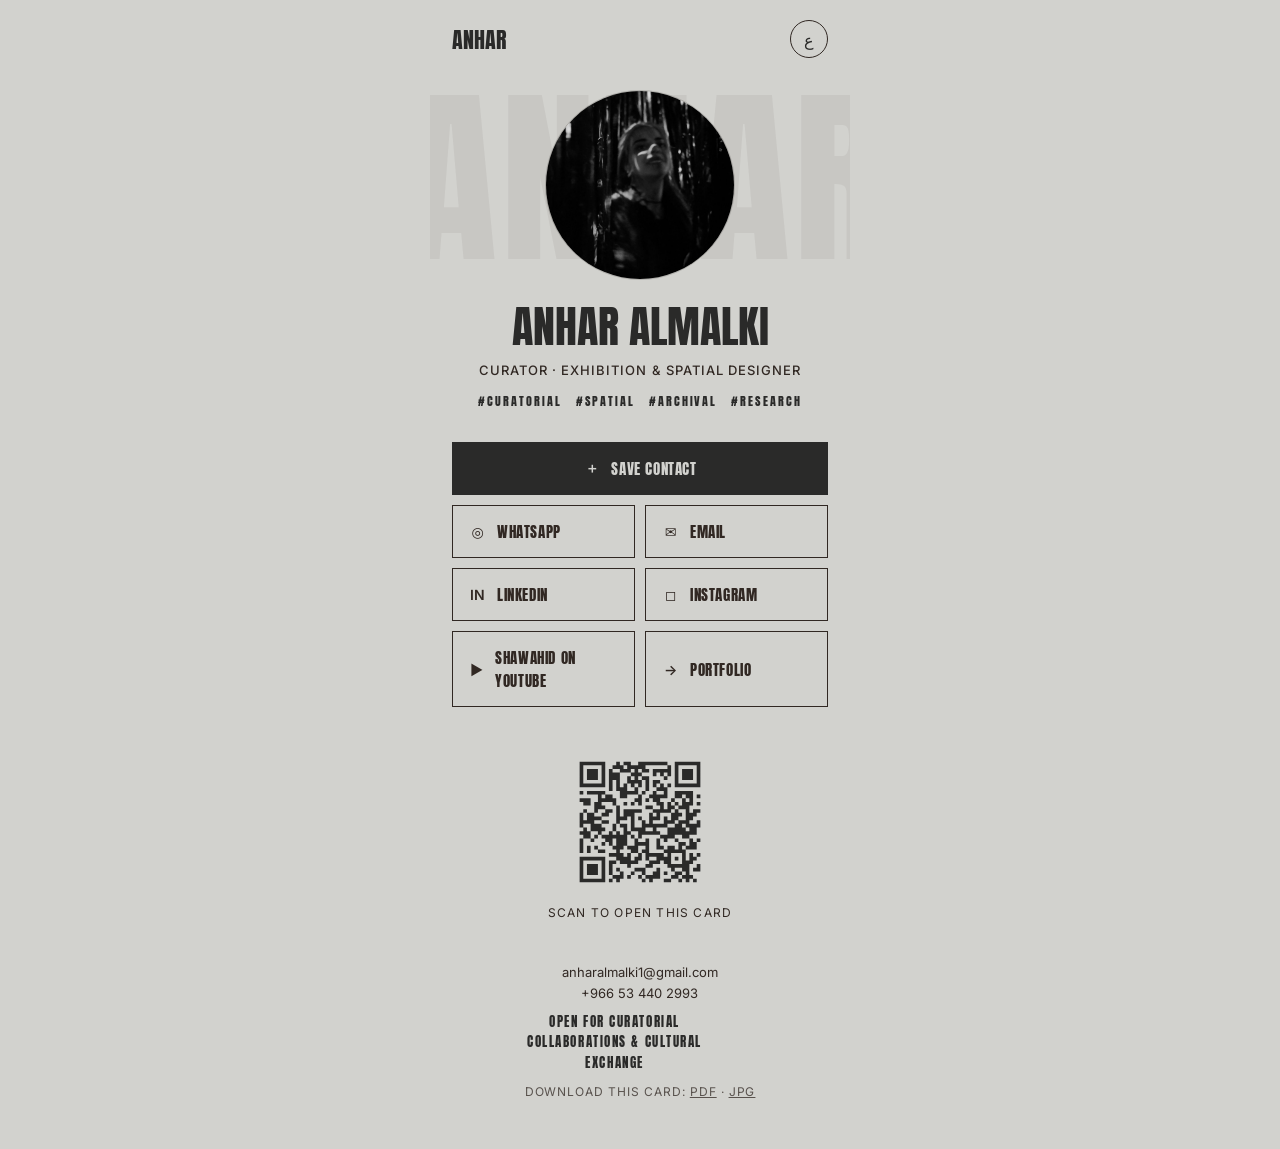
<file: card/index.html>
<!doctype html>
<html lang="en" dir="ltr">
<head>
<meta charset="utf-8">
<meta name="viewport" content="width=device-width, initial-scale=1">
<title>Anhar Almalki — Digital Card</title>
<meta name="description" content="Anhar Almalki — Curator & Exhibition Designer. Save contact, WhatsApp, email, LinkedIn, Instagram, portfolio.">
<meta property="og:title" content="Anhar Almalki — Curator & Exhibition Designer">
<meta property="og:image" content="https://anhary010.github.io/anhar-portfolio/card/portrait.jpg">
<meta property="og:url" content="https://anhary010.github.io/anhar-portfolio/card/">
<meta name="theme-color" content="#d2d2ce">
<link rel="preconnect" href="https://fonts.googleapis.com"><link rel="preconnect" href="https://fonts.gstatic.com" crossorigin>
<link href="https://fonts.googleapis.com/css2?family=Anton&family=Cairo:wght@700;800&family=IBM+Plex+Sans+Arabic:wght@400;500&family=Inter:wght@400;500;600&display=swap" rel="stylesheet">
<link rel="stylesheet" href="card.css">
<link rel="icon" href="data:image/svg+xml,%3Csvg xmlns='http://www.w3.org/2000/svg' viewBox='0 0 64 64'%3E%3Crect width='64' height='64' fill='%23d2d2ce'/%3E%3Ctext x='32' y='46' font-family='Impact,Anton,sans-serif' font-size='40' text-anchor='middle' fill='%232a2a29'%3EA%3C/text%3E%3C/svg%3E">
</head>
<body>
<main class="card" id="card">
  <div class="ghost" aria-hidden="true">ANHAR</div>
  <header class="card__top">
    <span class="card__logo">ANHAR</span>
    <button class="lang" id="langToggle" type="button" aria-label="Switch to Arabic">ع</button>
  </header>

  <figure class="card__photo"><img src="portrait.jpg" alt="Anhar Almalki" width="420" height="446"></figure>

  <h1 class="card__name" data-i18n="name">Anhar Almalki</h1>
  <p class="card__role" data-i18n="role">Curator · Exhibition &amp; Spatial Designer</p>
  <ul class="card__tags" id="tags"><li>#Curatorial</li><li>#Spatial</li><li>#Archival</li><li>#Research</li></ul>

  <nav class="card__actions" aria-label="Contact actions">
    <a class="act act--primary" href="anhar.vcf" type="text/vcard" data-i18n="save"><span class="act__icon">＋</span>Save contact</a>
    <a class="act" href="https://wa.me/966534402993" target="_blank" rel="noopener" data-i18n="whatsapp"><span class="act__icon">◎</span>WhatsApp</a>
    <a class="act" href="mailto:anharalmalki1@gmail.com" data-i18n="email"><span class="act__icon">✉</span>Email</a>
    <a class="act" href="https://www.linkedin.com/in/anhar-almalki-" target="_blank" rel="noopener" data-i18n="linkedin"><span class="act__icon">in</span>LinkedIn</a>
    <a class="act" href="https://www.instagram.com/anhary12" target="_blank" rel="noopener" data-i18n="instagram"><span class="act__icon">◻</span>Instagram</a>
    <a class="act" href="https://www.youtube.com/@SHAWAHID-0" target="_blank" rel="noopener" data-i18n="youtube"><span class="act__icon">▶</span>Shawahid</a>
    <a class="act" href="../site/" id="portfolioLink" data-i18n="portfolio"><span class="act__icon">→</span>Portfolio</a>
  </nav>

  <section class="card__qr">
    <img src="qr.svg" alt="QR code linking to this card" width="150" height="150" id="qrImg">
    <p data-i18n="scan">Scan to open this card</p>
  </section>

  <footer class="card__foot">
    <p><a href="mailto:anharalmalki1@gmail.com">anharalmalki1@gmail.com</a><br><a href="tel:+966534402993" dir="ltr">+966 53 440 2993</a></p>
    <p class="card__open" data-i18n="open">Open for curatorial collaborations &amp; cultural exchange</p>
    <p class="card__download"><span data-i18n="download">Download this card:</span> <a href="Anhar-Almalki-Card.pdf" download>PDF</a> · <a href="card-1080x1920.jpg" download>JPG</a></p>
  </footer>
</main>
<script src="card.js"></script>
</body>
</html>
</file>
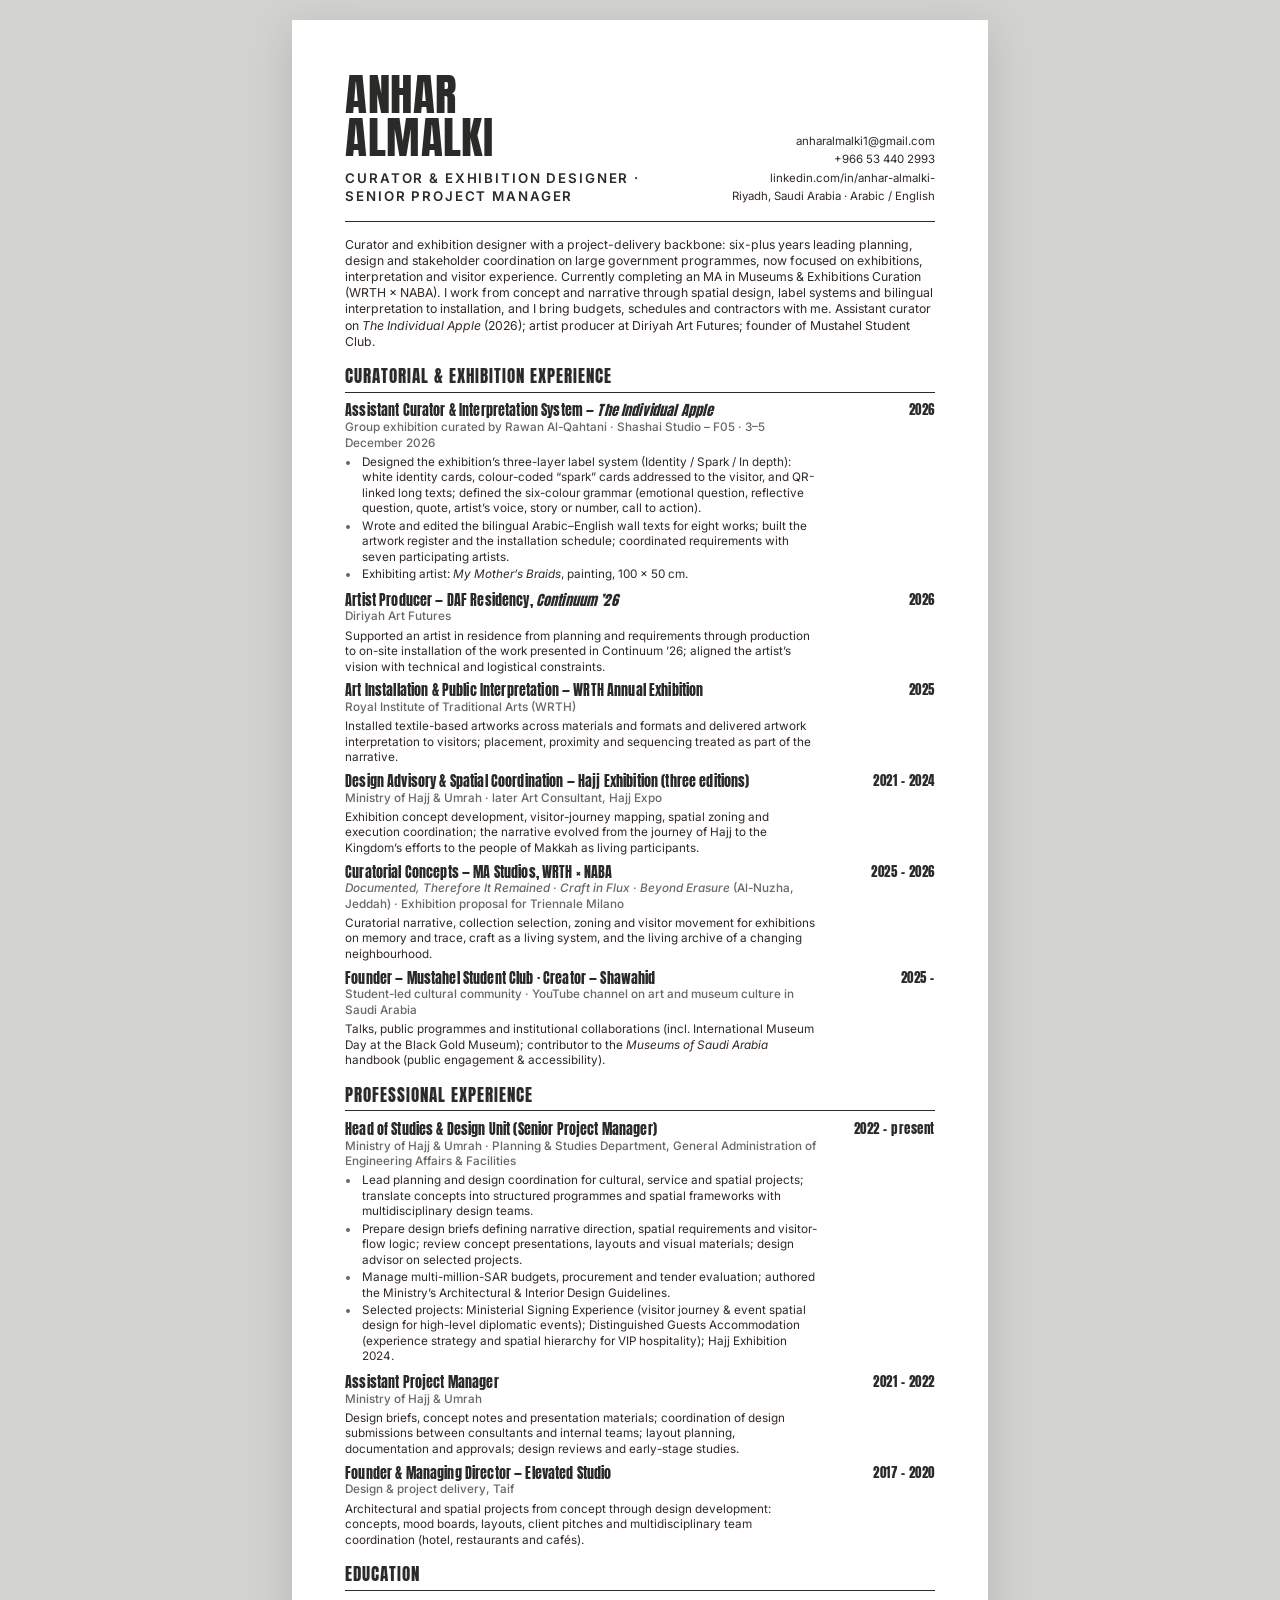
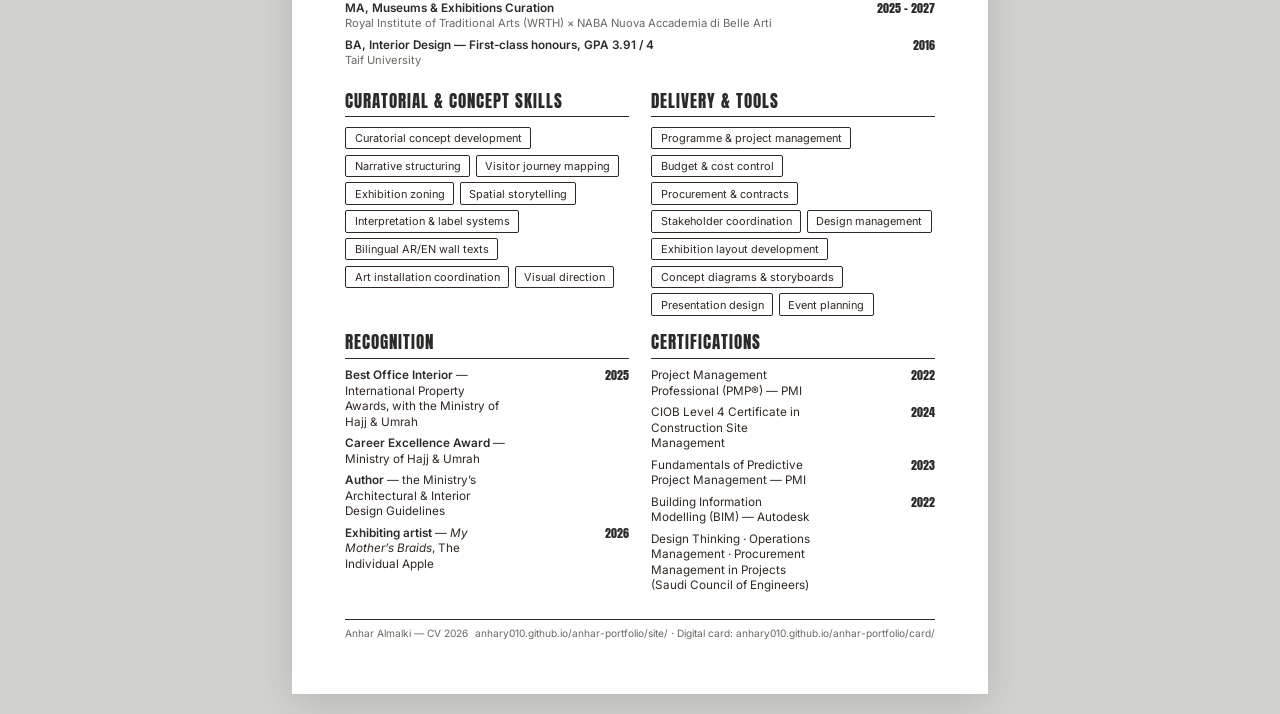
<file: cv/Anhar-Almalki-CV-2026.html>
<!doctype html>
<html lang="en">
<head>
<meta charset="utf-8">
<title>Anhar Almalki — CV 2026</title>
<link href="https://fonts.googleapis.com/css2?family=Anton&family=Inter:wght@400;500;600&display=swap" rel="stylesheet">
<link rel="stylesheet" href="cv.css">
</head>
<body>
<div class="page">

  <header class="head">
    <div>
      <h1>Anhar<br>Almalki</h1>
      <div class="title">Curator &amp; Exhibition Designer · Senior Project Manager</div>
    </div>
    <div class="contact">
      <span>anharalmalki1@gmail.com</span>
      <span>+966 53 440 2993</span>
      <span>linkedin.com/in/anhar-almalki-</span>
      <span>Riyadh, Saudi Arabia · Arabic / English</span>
    </div>
  </header>

  <section>
    <p class="profile">Curator and exhibition designer with a project-delivery backbone: six-plus years leading planning, design and stakeholder coordination on large government programmes, now focused on exhibitions, interpretation and visitor experience. Currently completing an MA in Museums &amp; Exhibitions Curation (WRTH × NABA). I work from concept and narrative through spatial design, label systems and bilingual interpretation to installation, and I bring budgets, schedules and contractors with me. Assistant curator on <em>The Individual Apple</em> (2026); artist producer at Diriyah Art Futures; founder of Mustahel Student Club.</p>
  </section>

  <section class="allow-break">
    <h2>Curatorial &amp; Exhibition Experience</h2>

    <div class="entry">
      <div>
        <h3>Assistant Curator &amp; Interpretation System — <em>The Individual Apple</em></h3>
        <div class="org">Group exhibition curated by Rawan Al-Qahtani · Shashai Studio – F05 · 3–5 December 2026</div>
        <ul>
          <li>Designed the exhibition’s three-layer label system (Identity / Spark / In depth): white identity cards, colour-coded “spark” cards addressed to the visitor, and QR-linked long texts; defined the six-colour grammar (emotional question, reflective question, quote, artist’s voice, story or number, call to action).</li>
          <li>Wrote and edited the bilingual Arabic–English wall texts for eight works; built the artwork register and the installation schedule; coordinated requirements with seven participating artists.</li>
          <li>Exhibiting artist: <em>My Mother’s Braids</em>, painting, 100 × 50 cm.</li>
        </ul>
      </div>
      <div class="when">2026</div>
    </div>

    <div class="entry">
      <div>
        <h3>Artist Producer — DAF Residency, <em>Continuum ’26</em></h3>
        <div class="org">Diriyah Art Futures</div>
        <p>Supported an artist in residence from planning and requirements through production to on-site installation of the work presented in Continuum ’26; aligned the artist’s vision with technical and logistical constraints.</p>
      </div>
      <div class="when">2026</div>
    </div>

    <div class="entry">
      <div>
        <h3>Art Installation &amp; Public Interpretation — WRTH Annual Exhibition</h3>
        <div class="org">Royal Institute of Traditional Arts (WRTH)</div>
        <p>Installed textile-based artworks across materials and formats and delivered artwork interpretation to visitors; placement, proximity and sequencing treated as part of the narrative.</p>
      </div>
      <div class="when">2025</div>
    </div>

    <div class="entry">
      <div>
        <h3>Design Advisory &amp; Spatial Coordination — Hajj Exhibition (three editions)</h3>
        <div class="org">Ministry of Hajj &amp; Umrah · later Art Consultant, Hajj Expo</div>
        <p>Exhibition concept development, visitor-journey mapping, spatial zoning and execution coordination; the narrative evolved from the journey of Hajj to the Kingdom’s efforts to the people of Makkah as living participants.</p>
      </div>
      <div class="when">2021 – 2024</div>
    </div>

    <div class="entry">
      <div>
        <h3>Curatorial Concepts — MA Studios, WRTH × NABA</h3>
        <div class="org"><em>Documented, Therefore It Remained</em> · <em>Craft in Flux</em> · <em>Beyond Erasure</em> (Al-Nuzha, Jeddah) · Exhibition proposal for Triennale Milano</div>
        <p>Curatorial narrative, collection selection, zoning and visitor movement for exhibitions on memory and trace, craft as a living system, and the living archive of a changing neighbourhood.</p>
      </div>
      <div class="when">2025 – 2026</div>
    </div>

    <div class="entry">
      <div>
        <h3>Founder — Mustahel Student Club · Creator — Shawahid</h3>
        <div class="org">Student-led cultural community · YouTube channel on art and museum culture in Saudi Arabia</div>
        <p>Talks, public programmes and institutional collaborations (incl. International Museum Day at the Black Gold Museum); contributor to the <em>Museums of Saudi Arabia</em> handbook (public engagement &amp; accessibility).</p>
      </div>
      <div class="when">2025 –</div>
    </div>
  </section>

  <section class="allow-break">
    <div class="keep">
    <h2>Professional Experience</h2>

    <div class="entry">
      <div>
        <h3>Head of Studies &amp; Design Unit (Senior Project Manager)</h3>
        <div class="org">Ministry of Hajj &amp; Umrah · Planning &amp; Studies Department, General Administration of Engineering Affairs &amp; Facilities</div>
        <ul>
          <li>Lead planning and design coordination for cultural, service and spatial projects; translate concepts into structured programmes and spatial frameworks with multidisciplinary design teams.</li>
          <li>Prepare design briefs defining narrative direction, spatial requirements and visitor-flow logic; review concept presentations, layouts and visual materials; design advisor on selected projects.</li>
          <li>Manage multi-million-SAR budgets, procurement and tender evaluation; authored the Ministry’s Architectural &amp; Interior Design Guidelines.</li>
          <li>Selected projects: Ministerial Signing Experience (visitor journey &amp; event spatial design for high-level diplomatic events); Distinguished Guests Accommodation (experience strategy and spatial hierarchy for VIP hospitality); Hajj Exhibition 2024.</li>
        </ul>
      </div>
      <div class="when">2022 – present</div>
    </div>
    </div>

    <div class="entry">
      <div>
        <h3>Assistant Project Manager</h3>
        <div class="org">Ministry of Hajj &amp; Umrah</div>
        <p>Design briefs, concept notes and presentation materials; coordination of design submissions between consultants and internal teams; layout planning, documentation and approvals; design reviews and early-stage studies.</p>
      </div>
      <div class="when">2021 – 2022</div>
    </div>

    <div class="entry">
      <div>
        <h3>Founder &amp; Managing Director — Elevated Studio</h3>
        <div class="org">Design &amp; project delivery, Taif</div>
        <p>Architectural and spatial projects from concept through design development: concepts, mood boards, layouts, client pitches and multidisciplinary team coordination (hotel, restaurants and cafés).</p>
      </div>
      <div class="when">2017 – 2020</div>
    </div>
  </section>


  <section>
    <h2>Education</h2>
    <div class="kv"><div><b>MA, Museums &amp; Exhibitions Curation</b><br><span class="small">Royal Institute of Traditional Arts (WRTH) × NABA Nuova Accademia di Belle Arti</span></div><div class="when">2025 – 2027</div></div>
    <div class="kv"><div><b>BA, Interior Design — First-class honours, GPA 3.91 / 4</b><br><span class="small">Taif University</span></div><div class="when">2016</div></div>
  </section>

  <div class="cols">
    <section>
      <h2>Curatorial &amp; Concept Skills</h2>
      <div class="chips">
        <span class="chip">Curatorial concept development</span><span class="chip">Narrative structuring</span><span class="chip">Visitor journey mapping</span><span class="chip">Exhibition zoning</span><span class="chip">Spatial storytelling</span><span class="chip">Interpretation &amp; label systems</span><span class="chip">Bilingual AR/EN wall texts</span><span class="chip">Art installation coordination</span><span class="chip">Visual direction</span>
      </div>
    </section>
    <section>
      <h2>Delivery &amp; Tools</h2>
      <div class="chips">
        <span class="chip">Programme &amp; project management</span><span class="chip">Budget &amp; cost control</span><span class="chip">Procurement &amp; contracts</span><span class="chip">Stakeholder coordination</span><span class="chip">Design management</span><span class="chip">Exhibition layout development</span><span class="chip">Concept diagrams &amp; storyboards</span><span class="chip">Presentation design</span><span class="chip">Event planning</span>
      </div>
    </section>
  </div>

  <div class="cols">
    <section>
      <h2>Recognition</h2>
      <div class="kv"><div><b>Best Office Interior</b> — International Property Awards, with the Ministry of Hajj &amp; Umrah</div><div class="when">2025</div></div>
      <div class="kv"><div><b>Career Excellence Award</b> — Ministry of Hajj &amp; Umrah</div><div class="when"></div></div>
      <div class="kv"><div><b>Author</b> — the Ministry’s Architectural &amp; Interior Design Guidelines</div><div class="when"></div></div>
      <div class="kv"><div><b>Exhibiting artist</b> — <em>My Mother’s Braids</em>, The Individual Apple</div><div class="when">2026</div></div>
    </section>
    <section>
      <h2>Certifications</h2>
      <div class="kv"><div>Project Management Professional (PMP®) — PMI</div><div class="when">2022</div></div>
      <div class="kv"><div>CIOB Level 4 Certificate in Construction Site Management</div><div class="when">2024</div></div>
      <div class="kv"><div>Fundamentals of Predictive Project Management — PMI</div><div class="when">2023</div></div>
      <div class="kv"><div>Building Information Modelling (BIM) — Autodesk</div><div class="when">2022</div></div>
      <div class="kv"><div>Design Thinking · Operations Management · Procurement Management in Projects (Saudi Council of Engineers)</div><div class="when"></div></div>
    </section>
  </div>


  <div class="foot"><span>Anhar Almalki — CV 2026</span><span>anhary010.github.io/anhar-portfolio/site/ · Digital card: anhary010.github.io/anhar-portfolio/card/</span></div>
</div>
</body>
</html>
</file>
<file: card/card.css>
:root { --bg: #d2d2ce; --ink: #2a2a29; --para: #312823; --line: #312823; --display: 'Anton', Impact, sans-serif; --body: 'Inter', system-ui, sans-serif; }
html[lang="ar"] { --display: 'Cairo', sans-serif; --body: 'IBM Plex Sans Arabic', 'Cairo', sans-serif; }
* { box-sizing: border-box; }
html, body { margin: 0; background: var(--bg); color: var(--para); font-family: var(--body); min-height: 100%; }
body { display: flex; justify-content: center; }
a { color: inherit; text-decoration: none; }
ul { margin: 0; padding: 0; list-style: none; }
.card { position: relative; width: 100%; max-width: 420px; min-height: 100vh; padding: 20px 22px 40px; display: flex; flex-direction: column; align-items: center; gap: 14px; overflow: hidden; }
.ghost { position: absolute; top: 84px; left: -6%; font-family: 'Anton', Impact, sans-serif; font-size: 190px; line-height: 1; color: #3128230f; pointer-events: none; letter-spacing: .02em; white-space: nowrap; }
html[lang="ar"] .ghost { font-family: 'Cairo', sans-serif; font-weight: 800; font-size: 150px; }
.card__top { width: 100%; display: flex; justify-content: space-between; align-items: center; position: relative; z-index: 1; }
.card__logo { font-family: 'Anton', Impact, sans-serif; font-size: 22px; color: var(--ink); }
.lang { font-family: var(--display); font-size: 16px; width: 38px; height: 38px; border: 1.5px solid var(--line); border-radius: 50%; background: none; color: var(--ink); cursor: pointer; }
.card__photo { margin: 18px 0 4px; width: 190px; height: 190px; border-radius: 50%; overflow: hidden; position: relative; z-index: 1; border: 1px solid #31282333; }
.card__photo img { width: 100%; height: 100%; object-fit: cover; object-position: 60% 30%; filter: grayscale(1); }
.card__name { font-family: var(--display); font-weight: 400; font-size: 44px; line-height: 1; margin: 6px 0 0; text-transform: uppercase; color: var(--ink); text-align: center; position: relative; z-index: 1; }
html[lang="ar"] .card__name { font-weight: 800; text-transform: none; font-size: 40px; line-height: 1.2; }
.card__role { margin: 0; font-size: 13px; letter-spacing: .08em; text-transform: uppercase; font-weight: 500; text-align: center; position: relative; z-index: 1; }
html[lang="ar"] .card__role { letter-spacing: 0; text-transform: none; font-size: 15px; }
.card__tags { display: flex; flex-wrap: wrap; justify-content: center; gap: 6px 14px; font-family: var(--display); font-size: 12px; letter-spacing: .16em; text-transform: uppercase; color: var(--ink); position: relative; z-index: 1; }
html[lang="ar"] .card__tags { letter-spacing: 0; text-transform: none; font-size: 13px; }
.card__actions { width: 100%; display: grid; grid-template-columns: 1fr 1fr; gap: 10px; margin-top: 18px; position: relative; z-index: 1; }
.act { display: flex; align-items: center; gap: 10px; border: 1.5px solid var(--line); padding: 14px 16px; font-family: var(--display); font-size: 15px; letter-spacing: .04em; text-transform: uppercase; color: var(--para); transition: background .3s, color .3s; min-height: 52px; }
html[lang="ar"] .act { letter-spacing: 0; text-transform: none; font-weight: 700; }
.act:hover, .act:focus-visible { background: #00000012; }
.act--primary { grid-column: 1 / -1; background: var(--ink); color: var(--bg); border-color: var(--ink); justify-content: center; }
.act--primary:hover { background: var(--para); }
.act__icon { font-family: var(--body); font-weight: 600; font-size: 14px; width: 18px; text-align: center; }
.card__qr { margin-top: 26px; display: flex; flex-direction: column; align-items: center; gap: 8px; font-size: 12px; letter-spacing: .1em; text-transform: uppercase; position: relative; z-index: 1; }
html[lang="ar"] .card__qr { letter-spacing: 0; text-transform: none; font-size: 13px; }
.card__qr img { width: 150px; height: 150px; }
.card__qr p { margin: 0; }
.card__foot { margin-top: auto; padding-top: 28px; text-align: center; font-size: 13px; line-height: 1.6; position: relative; z-index: 1; }
.card__foot p { margin: 0 0 8px; }
.card__open { font-family: var(--display); font-size: 13px; letter-spacing: .12em; text-transform: uppercase; color: var(--ink); max-width: 30ch; margin: 0 auto; }
html[lang="ar"] .card__open { letter-spacing: 0; text-transform: none; font-weight: 700; }

/* Poster layout for the 1080×1920 PNG (card/index.html?png=1) */
html.png body { width: 1080px; height: 1920px; overflow: hidden; }
html.png .card { max-width: 1080px; width: 1080px; height: 1920px; min-height: 0; padding: 70px 80px 90px; gap: 24px; justify-content: flex-start; }
html.png .ghost { font-size: 520px; top: 200px; left: -4%; }
html.png .card__logo { font-size: 44px; } html.png .lang { display: none; }
html.png .card__photo { width: 420px; height: 420px; margin-top: 60px; }
html.png .card__name { font-size: 112px; margin-top: 30px; }
html.png .card__role { font-size: 28px; }
html.png .card__tags { font-size: 24px; gap: 10px 28px; margin-top: 6px; }
html.png .card__actions { display: none; }
html.png .card__qr { margin-top: 60px; font-size: 24px; }
html.png .card__qr img { width: 360px; height: 360px; }
html.png .card__foot { font-size: 30px; padding-top: 50px; }
html.png .card__foot a { font-weight: 600; }
html.png .card__open { font-size: 30px; max-width: 26ch; margin-top: 18px; }
@media (prefers-reduced-motion: no-preference) { .act { transition: background .3s, color .3s, transform .2s; } .act:active { transform: scale(.98); } }

/* PDF mode (card/index.html?pdf=1): same poster as the PNG but with tappable buttons */
@page { size: 285.75mm 508mm; margin: 0; }
html.pdf body { width: 1080px; height: 1920px; overflow: hidden; }
html.pdf .card { max-width: 1080px; width: 1080px; height: 1920px; min-height: 0; padding: 60px 80px 70px; gap: 18px; justify-content: flex-start; }
html.pdf .ghost { font-size: 520px; top: 170px; left: -4%; }
html.pdf .card__logo { font-size: 44px; } html.pdf .lang, html.pdf .card__download { display: none; }
html.pdf .card__photo { width: 340px; height: 340px; margin-top: 30px; }
html.pdf .card__name { font-size: 104px; margin-top: 20px; }
html.pdf .card__role { font-size: 26px; }
html.pdf .card__tags { font-size: 22px; gap: 10px 26px; }
html.pdf .card__actions { display: grid; grid-template-columns: 1fr 1fr; gap: 18px; margin-top: 40px; }
html.pdf .act { font-size: 30px; padding: 26px 30px; min-height: 96px; border-width: 2.5px; gap: 18px; }
html.pdf .act__icon { font-size: 26px; width: 34px; }
html.pdf .card__qr { margin-top: 44px; font-size: 22px; }
html.pdf .card__qr img { width: 300px; height: 300px; }
html.pdf .card__foot { font-size: 26px; padding-top: 30px; }
html.pdf .card__open { font-size: 24px; margin-top: 10px; }
.card__download { margin-top: 14px; font-size: 12px; letter-spacing: .08em; text-transform: uppercase; opacity: .75; }
html[lang="ar"] .card__download { letter-spacing: 0; text-transform: none; }
.card__download a { text-decoration: underline; }
html.png .card__download { display: none; }
</file>
<file: cv/cv.css>
@page { size: A4; margin: 11mm 13mm 11mm 13mm; }
:root { --ink: #2a2a29; --para: #312823; --line: #312823; --muted: #6b6762; --display: 'Anton', Impact, 'Arial Narrow', sans-serif; --body: 'Inter', system-ui, sans-serif; }
* { box-sizing: border-box; }
html, body { margin: 0; padding: 0; }
body { font-family: var(--body); color: var(--para); font-size: 8.8pt; line-height: 1.32; background: #fff; }
a { color: inherit; text-decoration: none; }
h1, h2, h3 { font-family: var(--display); font-weight: 400; color: var(--ink); margin: 0; letter-spacing: .01em; }
.page { width: 184mm; margin: 0 auto; }
/* header */
.head { display: grid; grid-template-columns: 1fr auto; gap: 10mm; align-items: end; padding-bottom: 4mm; border-bottom: 1.5px solid var(--line); }
.head h1 { font-size: 34pt; line-height: .95; text-transform: uppercase; }
.head .title { font-size: 10pt; letter-spacing: .14em; text-transform: uppercase; font-weight: 600; margin-top: 3mm; color: var(--ink); }
.contact { text-align: right; font-size: 8.6pt; line-height: 1.6; }
.contact span { display: block; }
/* sections */
section { margin-top: 4mm; break-inside: avoid-page; }
section.allow-break { break-inside: auto; }
h2 { break-after: avoid; font-size: 12.5pt; text-transform: uppercase; letter-spacing: .06em; padding-bottom: 1.2mm; border-bottom: 1px solid var(--line); margin-bottom: 2.6mm; display: flex; align-items: baseline; gap: 3mm; }
h2 small { font-family: var(--body); font-size: 7.5pt; letter-spacing: .1em; color: var(--muted); font-weight: 600; }
.profile { font-size: 9.2pt; max-width: 172mm; }
.entry { display: grid; grid-template-columns: 1fr 26mm; gap: 4mm; margin-bottom: 1.9mm; break-inside: avoid; }
.entry h3 { font-size: 10.6pt; line-height: 1.15; }
.entry .org { font-size: 8.8pt; color: var(--muted); font-weight: 500; margin-top: .4mm; }
.entry .when { font-family: var(--display); font-size: 9.5pt; color: var(--ink); text-align: right; letter-spacing: .04em; white-space: nowrap; }
.entry p { margin: 1mm 0 0; }
.entry ul { margin: 1mm 0 0; padding-left: 4mm; }
.entry li { margin: 0 0 .5mm; padding-left: .5mm; }
.entry li::marker { color: var(--muted); }
.cols { display: grid; grid-template-columns: 1fr 1fr; gap: 6mm; }
.chips { display: flex; flex-wrap: wrap; gap: 1.4mm 1.6mm; }
.chip { border: 1px solid var(--line); padding: .8mm 2.2mm; font-size: 8.2pt; border-radius: 2px; }
.kv { display: grid; grid-template-columns: 1fr 28mm; gap: 4mm; margin-bottom: 1.6mm; }
.kv .when { font-family: var(--display); font-size: 9pt; text-align: right; color: var(--ink); }
.kv b { font-weight: 600; color: var(--ink); }
.small { font-size: 8.4pt; color: var(--muted); }
.foot { margin-top: 5mm; padding-top: 2mm; border-top: 1px solid var(--line); font-size: 7.6pt; color: var(--muted); display: flex; justify-content: space-between; }
.pb { break-before: page; }
.keep { break-inside: avoid; }
@media screen { body { background: #d2d2ce; padding: 20px 0; } .page { background: #fff; padding: 14mm; box-shadow: 0 10px 40px #0002; } .pb { margin-top: 20px; } }
</file>
